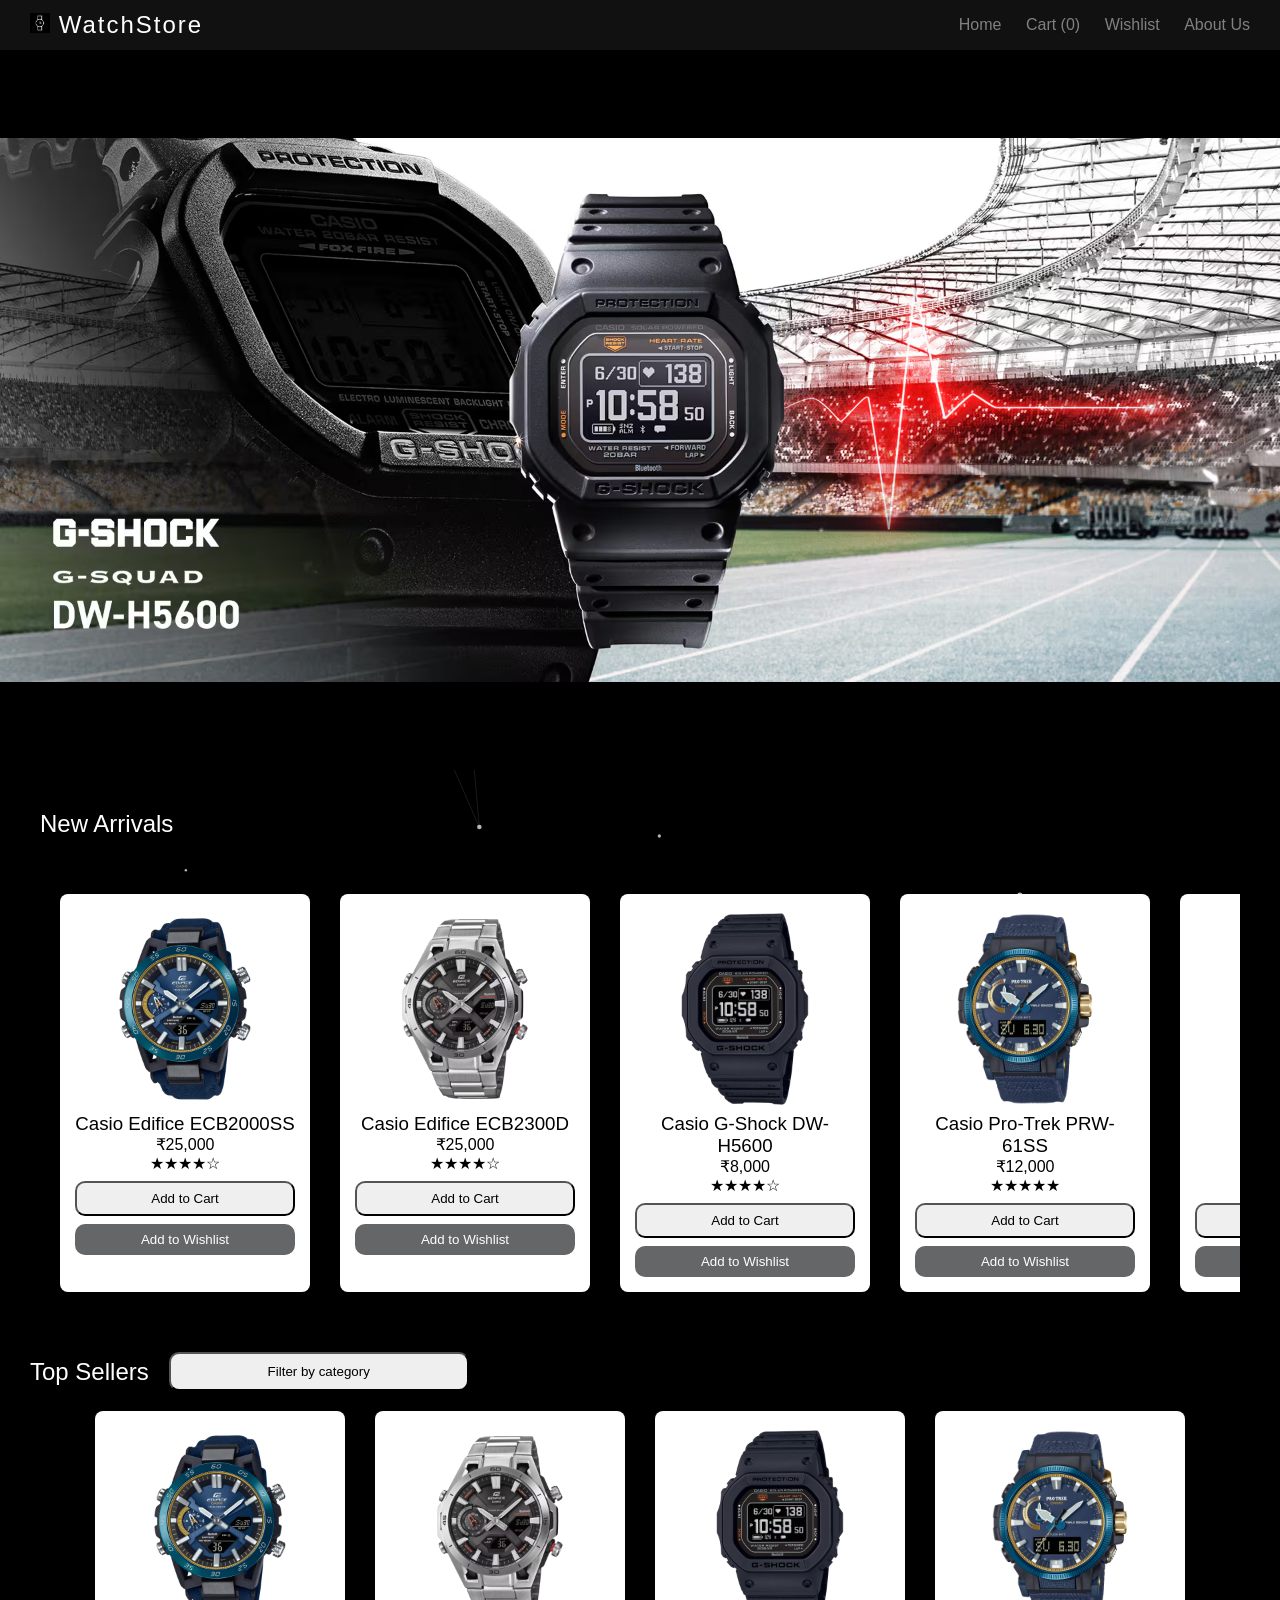
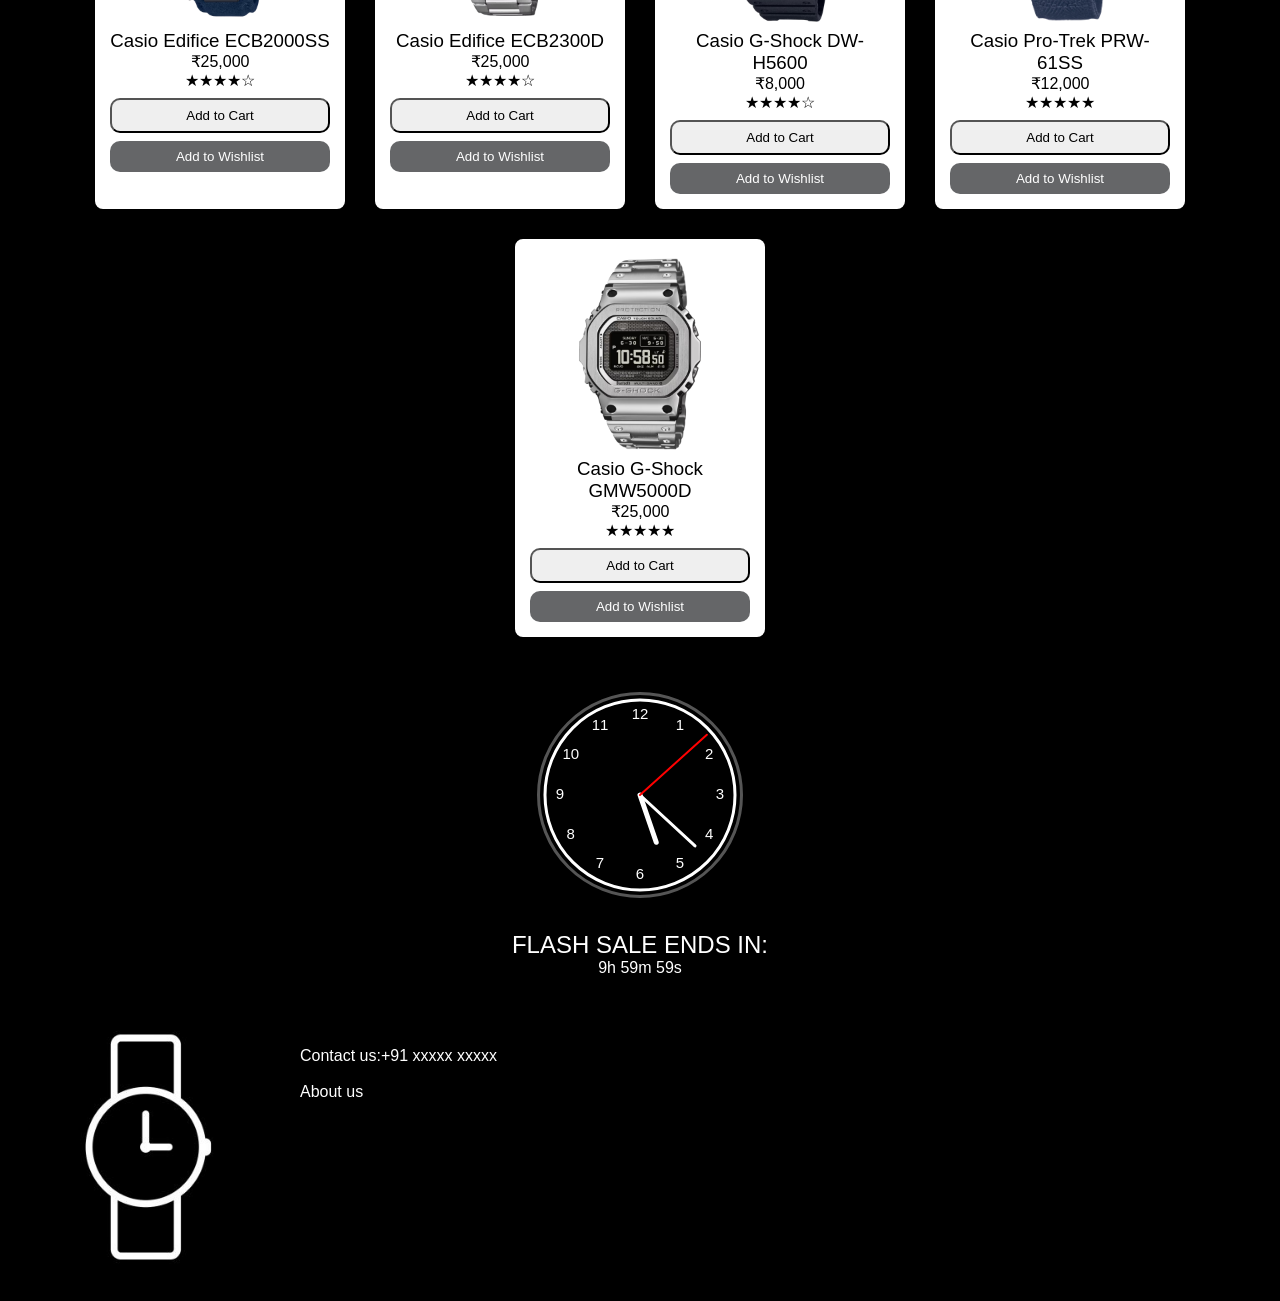
<file: index.html>
<!DOCTYPE html>
<html lang="en">
<head>
  <link rel="icon" type="image/jpeg" href="assets/logo.jpg">
  <link href="https://fonts.cdnfonts.com/css/eurostile" rel="stylesheet">          
  <link href="https://fonts.cdnfonts.com/css/eurostile-extended" rel="stylesheet">
  <title>Watch Store</title>
  <link rel="stylesheet" href="style.css" />
  </head>
<body>
  <canvas id="bgCanvas"></canvas>
  <header class="navbar">
    <h2><img src="assets/logo.jpg" id="logo"> WatchStore</h2>
    <nav>
      <a href="index.html">Home</a>
      <a href="cart.html">Cart (<span id="cartCount">0</span>)</a>
      <a href="wishlist.html">Wishlist</a>
      <a href="aboutus.html">About Us</a>
    </nav>
  </header>
  <main>
    <section class="hero">
    <img alt="hero banner" src="assets/gshock.avif" class="slide active">
    <img alt="hero banner" src="assets/casio.avif" class="slide">
    <img alt="hero banner" src="assets/casioed.avif" class="slide">
  </section>

  <section class="products">
    <h2 style="color:white;">New Arrivals</h2>
    <br>
    <br>
    <div class="product-container">
        <div class="product-card">
          <a href="p1.html">
<img src="assets/casioecb2000ss.avif"/>  
          </a>
          
          <h3>Casio Edifice ECB2000SS</h3>
          <p>₹25,000</p>
          <p class="rating">★★★★☆</p>
          <button onclick="addToCart('Casio Edifice ECB2000SS','₹25,000','assets/casioecb2000ss.avif')">Add to Cart</button><br>
          <button class="wishlist" onclick="addToWishlist('Casio Edifice ECB2000SS','₹25,000','assets/casioecb2000ss.avif')">Add to Wishlist</button>
        </div>
        <div class="product-card">
          <a href="p2.html">

          <img src="assets/casioecb2300d.avif" />
          </a>
          <h3>Casio Edifice ECB2300D</h3>
          <p>₹25,000</p>
          <p class="rating">★★★★☆</p>
          <button onclick="addToCart('Casio Edifice ECB2300D','₹25,000','assets/casioecb2300d.avif')">Add to Cart</button><br>
          <button class="wishlist" onclick="addToWishlist('Casio Edifice ECB2300D','₹25,000','assets/casioecb2300d.avif')">Add to Wishlist</button>
        </div>
        <div class="product-card">
          <a href="p3.html">
          <img src="assets/casiodwh5600.avif"/>
          </a>
          <h3>Casio G-Shock DW-H5600</h3>
          <p>₹8,000</p>
          <p class="rating">★★★★☆</p>
          <button onclick="addToCart('Casio G-Shock DW-H5600','₹8,000','assets/casiodwh5600.avif')">Add to Cart</button><br>
          <button class="wishlist" onclick="addToWishlist('Casio G-Shock DW-H5600','₹8,000','assets/casiodwh5600.avif')">Add to Wishlist</button>
        </div>
        <div class="product-card">
          <a href="p4.html">
          <img src="assets/casioprw61ss.avif" />

          </a>
          <h3>Casio Pro-Trek PRW-61SS</h3>
          <p>₹12,000</p>
          <p class="rating">★★★★★</p>
          <button onclick="addToCart('Casio Pro-Trek PRW-61SS','₹12,000','assets/casioprw61ss.avif')">Add to Cart</button><br>
          <button class="wishlist" onclick="addToWishlist('Casio Pro-Trek PRW-61SS','₹12,000','assets/casioprw61ss.avif')">Add to Wishlist</button>
        </div>
        <div class="product-card">
          <a href="p5.html">

          <img src="assets/casiogmw5000d.avif" />
          </a>
          <h3>Casio G-Shock GMW5000D</h3>
          <p>₹25,000</p>
          <p class="rating">★★★★★</p>
          <button onclick="addToCart('Casio G-Shock GMW5000D','₹25,000','assets/casiogmw5000d.avif')">Add to Cart</button><br>
          <button class="wishlist" onclick="addToWishlist('Casio G-Shock GMW5000D','₹25,000','assets/casiogmw5000d.avif')">Add to Wishlist</button>
        </div>
    </div>
  </section>
  <div class="head" style="display:flex; align-items:center; gap:20px;">
  <h2 style="color:white;">Top Sellers</h2>

  <div style="position:relative;">
    <button class="inputbutton" onclick="toggleFilter()" style="width:300px">Filter by category</button>

    <div id="filterDropdown" style="display:none; position:absolute; top:40px; background:#111; border:1px solid #444; border-radius:8px; padding:10px;">
      <p onclick="applyFilter('all')" style="cursor:pointer;width:300px;text-align: center;">All</p>
      <p onclick="applyFilter('gshock')" style="cursor:pointer;width:300px;text-align: center;">G-Shock</p>
      <p onclick="applyFilter('protrek')" style="cursor:pointer;width:300px;text-align: center;">Pro-Trek</p>
      <p onclick="applyFilter('edifice')" style="cursor:pointer;width:300px;text-align: center;">Edifice</p>
    </div>
  </div>
</div>
  
  <div class="products-container">
      <div class="products-card" data-category="edifice">
        <a href="p1.html">

        <img src="assets/casioecb2000ss.avif" />
        </a>
        <h3>Casio Edifice ECB2000SS</h3>
        <p>₹25,000</p>
        <p class="rating">★★★★☆</p>
        <button onclick="addToCart('Casio Edifice ECB2000SS','₹25,000','assets/casioecb2000ss.avif')">Add to Cart</button><br>
        <button class="wishlist" onclick="addToWishlist('Casio Edifice ECB2000SS','₹25,000','assets/casioecb2000ss.avif')">Add to Wishlist</button>
      </div>
      <div class="products-card" data-category="edifice">
        <a href="p2.html">
        <img src="assets/casioecb2300d.avif" />

        </a>
        <h3>Casio Edifice ECB2300D</h3>
        <p>₹25,000</p>
        <p class="rating">★★★★☆</p>
        <button onclick="addToCart('Casio Edifice ECB2300D','₹25,000','assets/casioecb2300d.avif')">Add to Cart</button><br>
        <button class="wishlist" onclick="addToWishlist('Casio Edifice ECB2300D','₹25,000','assets/casioecb2300d.avif')">Add to Wishlist</button>
      </div>
      
<div class="products-card" data-category="gshock">
  <a href="p3.html"> 

        <img src="assets/casiodwh5600.avif"/>
  </a>
        <h3>Casio G-Shock DW-H5600</h3>
        <p>₹8,000</p>
        <p class="rating">★★★★☆</p>
        <button onclick="addToCart('Casio G-Shock DW-H5600','₹8,000','assets/casiodwh5600.avif')">Add to Cart</button><br>
        <button class="wishlist" onclick="addToWishlist('Casio G-Shock DW-H5600','₹8,000','assets/casiodwh5600.avif')">Add to Wishlist</button>
      </div>
      
<div class="products-card" data-category="protrek">
  <a href="p4.html">

        <img src="assets/casioprw61ss.avif" />
  </a>
        <h3>Casio Pro-Trek PRW-61SS</h3>
        <p>₹12,000</p>
        <p class="rating">★★★★★</p>
        <button onclick="addToCart('Casio Pro-Trek PRW-61SS','₹12,000','assets/casioprw61ss.avif')">Add to Cart</button><br>
        <button class="wishlist" onclick="addToWishlist('Casio Pro-Trek PRW-61SS','₹12,000','assets/casioprw61ss.avif')">Add to Wishlist</button>
      </div>
<div class="products-card" data-category="gshock">
  <a href="p5.html">

        <img src="assets/casiogmw5000d.avif" />
  </a>
        <h3>Casio G-Shock GMW5000D</h3>
        <p>₹25,000</p>
        <p class="rating">★★★★★</p>
        <button onclick="addToCart('Casio G-Shock GMW5000D','₹25,000','assets/casiogmw5000d.avif')">Add to Cart</button><br>
        <button class="wishlist" onclick="addToWishlist('Casio G-Shock GMW5000D','₹25,000','assets/casiogmw5000d.avif')">Add to Wishlist</button>
      </div>
      
  </div>
  </main>
  <div id="sale-clock" style="color: white; background: black; padding: 20px; text-align: center;">
    
    <canvas id="analogClock" width="200" height="200"></canvas>
    
    <br>
    <h2>FLASH SALE ENDS IN:</h2>
    <p id="timer">10h 0m 0s</p>
</div>
  
  <footer>
    <div class="footerlogo">
      <img src="assets/logo.jpg">
    </div>
    <div class="footer">
      <p>
        Contact us:+91 xxxxx xxxxx
      </p><br>
      <p>
        <a href="aboutus.html" id="aboutus">About us</a>
      </p>
    </div>
  </footer>
  <script src="script.js"></script>
</body>
</html>
</file>
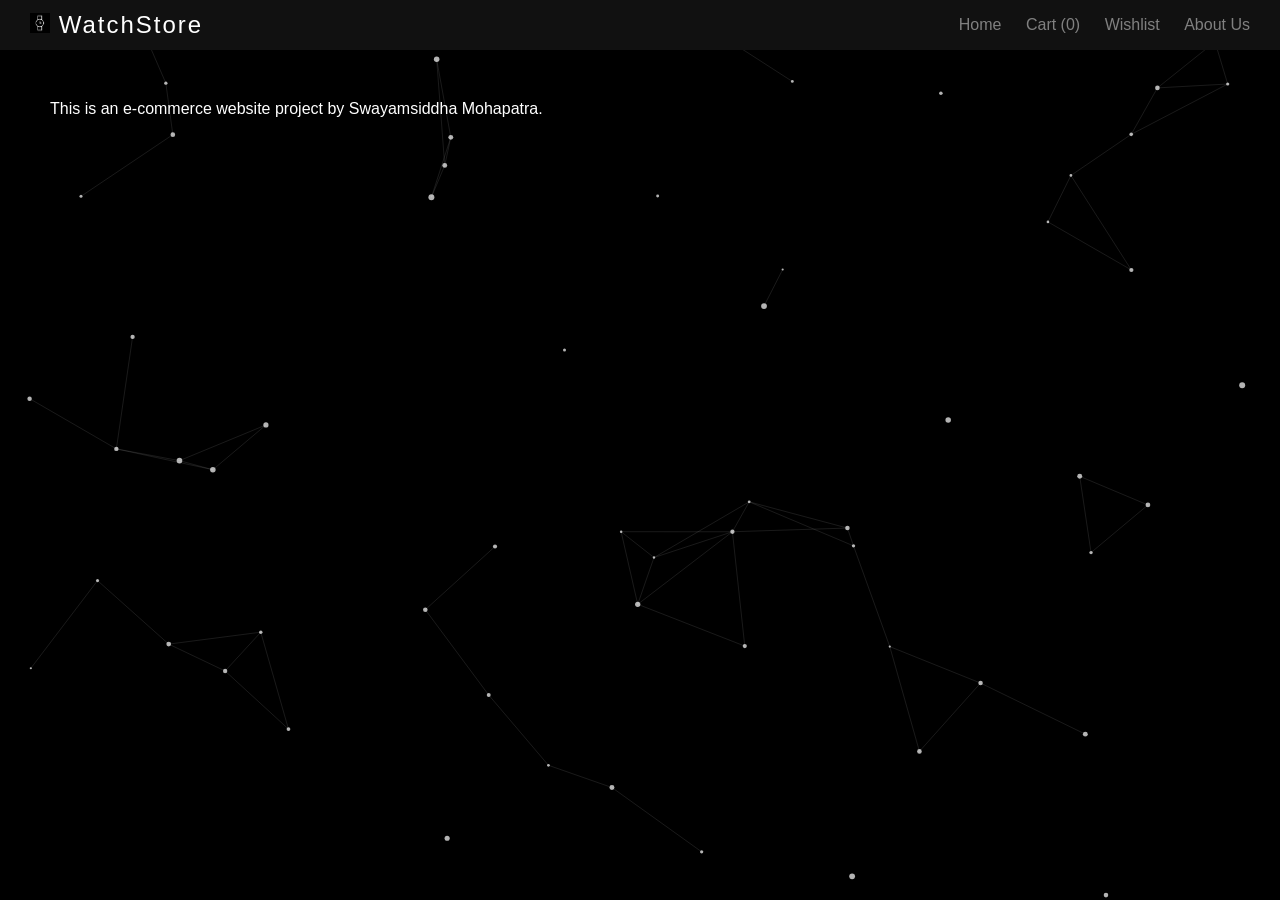
<file: aboutus.html>
<!DOCTYPE html>
<html lang="en">
<head>
    <link rel="icon" type="image/jpeg" href="assets/logo.jpg">
    <link href="https://fonts.cdnfonts.com/css/eurostile" rel="stylesheet">          
  <link href="https://fonts.cdnfonts.com/css/eurostile-extended" rel="stylesheet">
  <title>Watch Store</title>
  <link rel="stylesheet" href="style.css" />
</head>
<body>
  <canvas id="bgCanvas"></canvas>
    <header class="navbar">
    <h2><img src="assets/logo.jpg" id="logo"> WatchStore</h2>
    <nav>
      <a href="index.html">Home</a>
      <a href="cart.html">Cart (<span id="cartCount">0</span>)</a>
      <a href="wishlist.html">Wishlist</a>
      <a href="aboutus.html">About Us</a>
    </nav>
    
  </header>
    <p id="aboutusdesc">
        This is an e-commerce website project by Swayamsiddha Mohapatra.
    </p>
    <script src="script.js"></script>
</body>
</html>
</file>
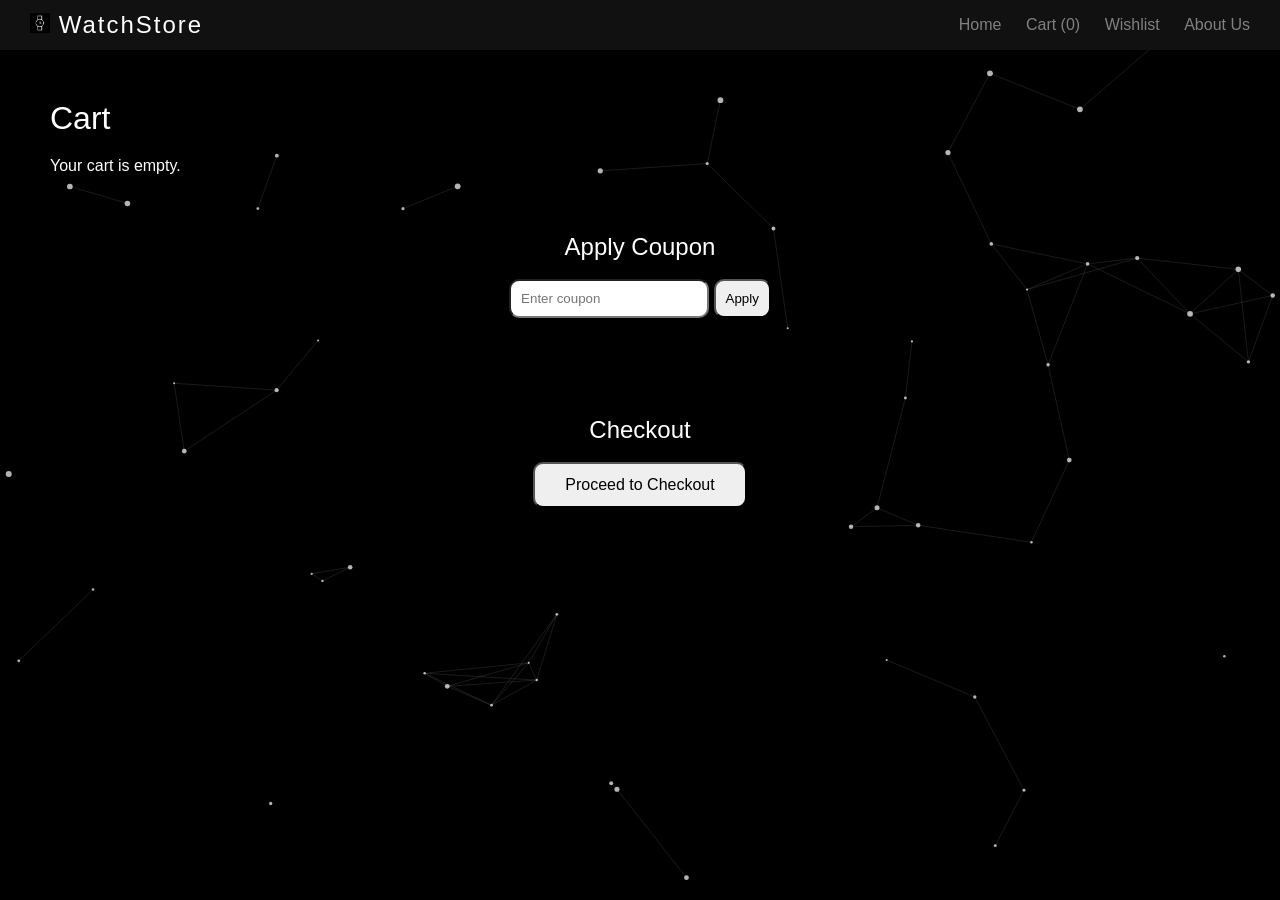
<file: cart.html>
<!DOCTYPE html>
<html lang="en">
<head>
  
    <link rel="icon" type="image/jpeg" href="assets/logo.jpg">
    <link href="https://fonts.cdnfonts.com/css/eurostile" rel="stylesheet">          
  <link href="https://fonts.cdnfonts.com/css/eurostile-extended" rel="stylesheet">
  <title>Watch Store</title>
  <link rel="stylesheet" href="style.css" />
</head>
<body>
  <canvas id="bgCanvas"></canvas>
    <main>
<header class="navbar">
    <h2><img src="assets/logo.jpg" id="logo"> WatchStore</h2>
    <nav>
      <a href="index.html">Home</a>
      <a href="cart.html">Cart (<span id="cartCount">0</span>)</a>
      <a href="wishlist.html">Wishlist</a>
      <a href="aboutus.html">About Us</a>
    </nav>
  </header>
  <div id="cartdesc">
    <h1>
      Cart
    </h1>
    <div id="cartItemsList" style="margin-top: 20px;">
    </div>
  </div><br>
  <section class="coupon">
    <h2>Apply Coupon</h2><br>
    <input type="text" id="couponInput" placeholder="Enter coupon" />
    <button onclick="applyCoupon()" class="inputbutton">Apply</button><br><br>
    <p id="couponMsg"></p>
  </section>

  <section class="checkout">
    <h2>Checkout</h2><br>
    <a href="checkout.html">
    <button class="inputbutton">Proceed to Checkout</button>
</a>
  </section>
    </main>
    <script src="script.js"></script>
</body>
</html>
</file>
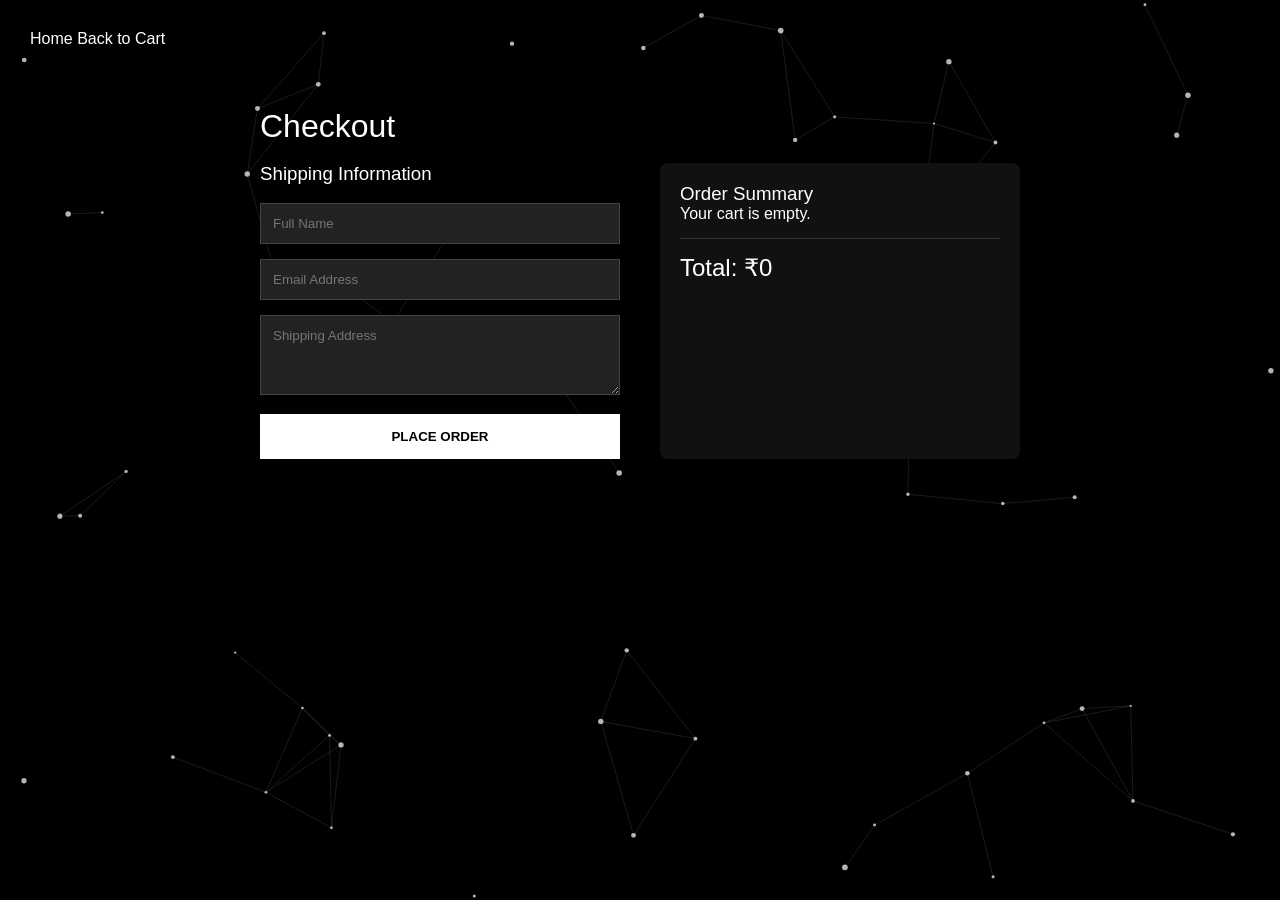
<file: checkout.html>
<!DOCTYPE html>
<html lang="en">
<head>
    <meta charset="UTF-8">
    <meta name="viewport" content="width=device-width, initial-scale=1.0">
    <link rel="stylesheet" href="style.css">
    <title>Checkout | Watch Store</title>
</head>
<body style="background-color: black; color: white; font-family: 'Segoe UI', sans-serif;margin:30px;">
    <canvas id="bgCanvas"></canvas>
    <div id="nav">
        <a href="index.html" id="checkhome">Home</a>
        <a href="cart.html" id="checkcart">Back to Cart</a>
    </div>

    <div style="max-width: 800px; margin: 40px auto; padding: 20px;">
        <h1>Checkout</h1>
        <br>
        <div style="display: grid; grid-template-columns: 1fr 1fr; gap: 40px;">
            <form id="checkoutForm">
                <h3>Shipping Information</h3><br>
                <input type="text" id="custName" placeholder="Full Name" required style="width: 100%; margin-bottom: 15px; padding: 12px; background: #222; border: 1px solid #444; color: white;">
                <input type="email" id="custEmail" placeholder="Email Address" required style="width: 100%; margin-bottom: 15px; padding: 12px; background: #222; border: 1px solid #444; color: white;">
                <textarea id="custAddr" placeholder="Shipping Address" required style="width: 100%; margin-bottom: 15px; padding: 12px; background: #222; border: 1px solid #444; color: white; height: 80px;"></textarea>
                
                <button type="submit" style="width: 100%; padding: 15px; background: #fff; color: #000; border: none; font-weight: bold; cursor: pointer;">
                    PLACE ORDER
                </button>
            </form>

            <div style="background: #111; padding: 20px; border-radius: 8px;">
                <h3>Order Summary</h3>
                <div id="orderSummaryItems">
                    </div>
                <hr style="border: 0; border-top: 1px solid #333; margin: 15px 0;">
                <h2 id="orderTotal">Total: ₹0</h2>
            </div>
        </div>
    </div>

    <script src="script.js"></script>
</body>
</html>
</file>
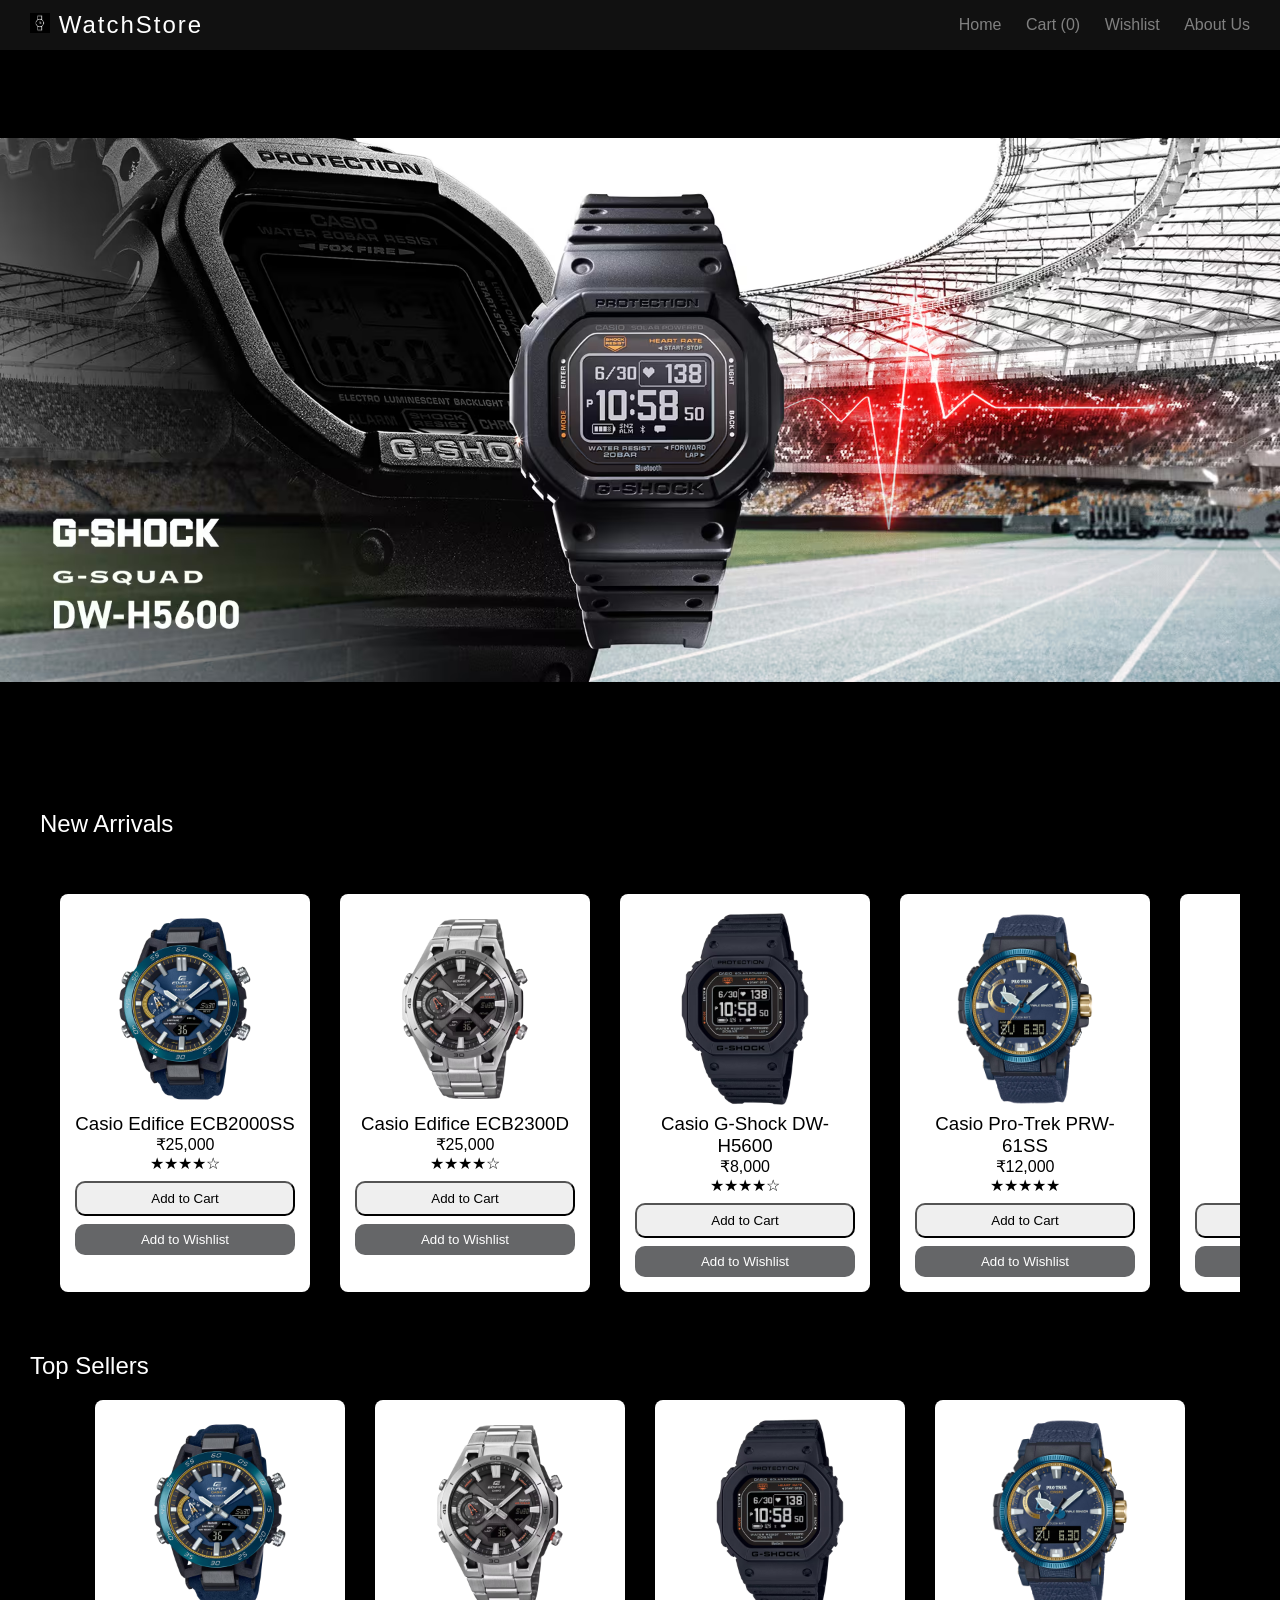
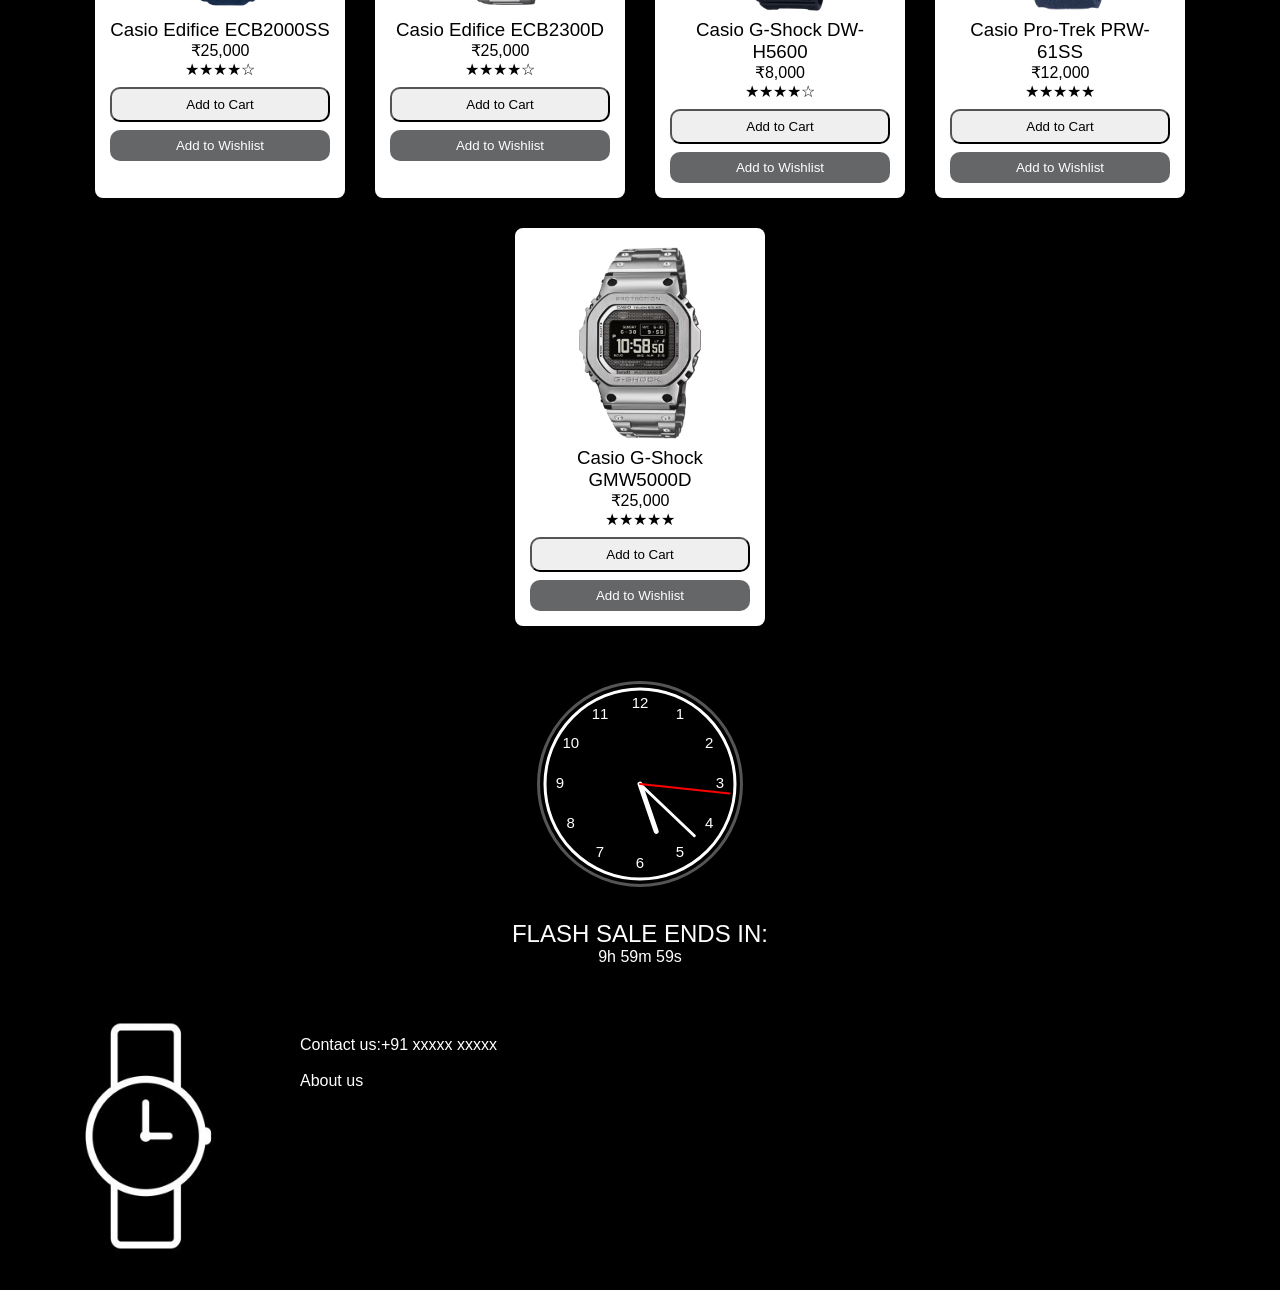
<file: home.html>
<!DOCTYPE html>
<html lang="en">
<head>
  <link rel="icon" type="image/jpeg" href="/assets/logo.jpg">
  <link href="https://fonts.cdnfonts.com/css/eurostile" rel="stylesheet">          
  <link href="https://fonts.cdnfonts.com/css/eurostile-extended" rel="stylesheet">
  <title>Watch Store</title>
  <link rel="stylesheet" href="style.css" />
  </head>
<body>
  <header class="navbar">
    <h2><img src="/assets/logo.jpg" id="logo"> WatchStore</h2>
    <nav>
      <a href="home.html">Home</a>
      <a href="cart.html">Cart (<span id="cartCount">0</span>)</a>
      <a href="wishlist.html">Wishlist</a>
      <a href="aboutus.html">About Us</a>
    </nav>
  </header>
  <main>
    <section class="hero">
    <img alt="hero banner" src="/assets/gshock.avif" class="slide active">
    <img alt="hero banner" src="/assets/casio.avif" class="slide">
    <img alt="hero banner" src="/assets/casioed.avif" class="slide">
  </section>

  <section class="products">
    <h2 style="color:white;">New Arrivals</h2>
    <br>
    <br>
    <div class="product-container">
        <div class="product-card">
          <a href="p1.html">
<img src="/assets/casioecb2000ss.avif"/>  
          </a>
          
          <h3>Casio Edifice ECB2000SS</h3>
          <p>₹25,000</p>
          <p class="rating">★★★★☆</p>
          <button onclick="addToCart('Casio Edifice ECB2000SS','₹25,000','/assets/casioecb2000ss.avif')">Add to Cart</button><br>
          <button class="wishlist" onclick="addToWishlist('Casio Edifice ECB2000SS','₹25,000','/assets/casioecb2000ss.avif')">Add to Wishlist</button>
        </div>
        <div class="product-card">
          <a href="p2.html">

          <img src="/assets/casioecb2300d.avif" />
          </a>
          <h3>Casio Edifice ECB2300D</h3>
          <p>₹25,000</p>
          <p class="rating">★★★★☆</p>
          <button onclick="addToCart('Casio Edifice ECB2300D','₹25,000','/assets/casioecb2300d.avif')">Add to Cart</button><br>
          <button class="wishlist" onclick="addToWishlist('Casio Edifice ECB2300D','₹25,000','/assets/casioecb2300d.avif')">Add to Wishlist</button>
        </div>
        <div class="product-card">
          <a href="p3.html">
          <img src="/assets/casiodwh5600.avif"/>
          </a>
          <h3>Casio G-Shock DW-H5600</h3>
          <p>₹8,000</p>
          <p class="rating">★★★★☆</p>
          <button onclick="addToCart('Casio G-Shock DW-H5600','₹8,000','/assets/casiodwh5600.avif')">Add to Cart</button><br>
          <button class="wishlist" onclick="addToWishlist('Casio G-Shock DW-H5600','₹8,000','/assets/casiodwh5600.avif')">Add to Wishlist</button>
        </div>
        <div class="product-card">
          <a href="p4.html">
          <img src="/assets/casioprw61ss.avif" />

          </a>
          <h3>Casio Pro-Trek PRW-61SS</h3>
          <p>₹12,000</p>
          <p class="rating">★★★★★</p>
          <button onclick="addToCart('Casio Pro-Trek PRW-61SS','₹12,000','/assets/casioprw61ss.avif')">Add to Cart</button><br>
          <button class="wishlist" onclick="addToWishlist('Casio Pro-Trek PRW-61SS','₹12,000','/assets/casioprw61ss.avif')">Add to Wishlist</button>
        </div>
        <div class="product-card">
          <a href="p5.html">

          <img src="/assets/casiogmw5000d.avif" />
          </a>
          <h3>Casio G-Shock GMW5000D</h3>
          <p>₹25,000</p>
          <p class="rating">★★★★★</p>
          <button onclick="addToCart('Casio G-Shock GMW5000D','₹25,000','/assets/casiogmw5000d.avif')">Add to Cart</button><br>
          <button class="wishlist" onclick="addToWishlist('Casio G-Shock GMW5000D','₹25,000','/assets/casiogmw5000d.avif')">Add to Wishlist</button>
        </div>
    </div>
  </section>
  <div class="head"><h2 style="color:white;">Top Sellers</h2></div>
  
  <div class="products-container">
      <div class="products-card">
        <a href="p1.html">

        <img src="/assets/casioecb2000ss.avif" />
        </a>
        <h3>Casio Edifice ECB2000SS</h3>
        <p>₹25,000</p>
        <p class="rating">★★★★☆</p>
        <button onclick="addToCart('Casio Edifice ECB2000SS','₹25,000','/assets/casioecb2000ss.avif')">Add to Cart</button><br>
        <button class="wishlist" onclick="addToWishlist('Casio Edifice ECB2000SS','₹25,000','/assets/casioecb2000ss.avif')">Add to Wishlist</button>
      </div>
      <div class="products-card">
        <a href="p2.html">
        <img src="/assets/casioecb2300d.avif" />

        </a>
        <h3>Casio Edifice ECB2300D</h3>
        <p>₹25,000</p>
        <p class="rating">★★★★☆</p>
        <button onclick="addToCart('Casio Edifice ECB2300D','₹25,000','/assets/casioecb2300d.avif')">Add to Cart</button><br>
        <button class="wishlist" onclick="addToWishlist('Casio Edifice ECB2300D','₹25,000','/assets/casioecb2300d.avif')">Add to Wishlist</button>
      </div>
      
<div class="products-card">
  <a href="p3.html"> 

        <img src="/assets/casiodwh5600.avif"/>
  </a>
        <h3>Casio G-Shock DW-H5600</h3>
        <p>₹8,000</p>
        <p class="rating">★★★★☆</p>
        <button onclick="addToCart('Casio G-Shock DW-H5600','₹8,000','/assets/casiodwh5600.avif')">Add to Cart</button><br>
        <button class="wishlist" onclick="addToWishlist('Casio G-Shock DW-H5600','₹8,000','/assets/casiodwh5600.avif')">Add to Wishlist</button>
      </div>
      
<div class="products-card">
  <a href="p4.html">

        <img src="/assets/casioprw61ss.avif" />
  </a>
        <h3>Casio Pro-Trek PRW-61SS</h3>
        <p>₹12,000</p>
        <p class="rating">★★★★★</p>
        <button onclick="addToCart('Casio Pro-Trek PRW-61SS','₹12,000','/assets/casioprw61ss.avif')">Add to Cart</button><br>
        <button class="wishlist" onclick="addToWishlist('Casio Pro-Trek PRW-61SS','₹12,000','/assets/casioprw61ss.avif')">Add to Wishlist</button>
      </div>
<div class="products-card">
  <a href="p5.html">

        <img src="/assets/casiogmw5000d.avif" />
  </a>
        <h3>Casio G-Shock GMW5000D</h3>
        <p>₹25,000</p>
        <p class="rating">★★★★★</p>
        <button onclick="addToCart('Casio G-Shock GMW5000D','₹25,000','/assets/casiogmw5000d.avif')">Add to Cart</button><br>
        <button class="wishlist" onclick="addToWishlist('Casio G-Shock GMW5000D','₹25,000','/assets/casiogmw5000d.avif')">Add to Wishlist</button>
      </div>
      
  </div>
  </main>
  <div id="sale-clock" style="color: white; background: black; padding: 20px; text-align: center;">
    
    <!-- ANALOG CLOCK -->
    <canvas id="analogClock" width="200" height="200"></canvas>
    
    <br>
    <h2>FLASH SALE ENDS IN:</h2>
    <p id="timer">10h 0m 0s</p>
</div>
  
  <footer>
    <div class="footerlogo">
      <img src="./assets/logo.jpg">
    </div>
    <div class="footer">
      <p>
        Contact us:+91 xxxxx xxxxx
      </p><br>
      <p>
        <a href="aboutus.html" id="aboutus">About us</a>
      </p>
    </div>
  </footer>
  <script src="script.js"></script>
</body>
</html>
</file>
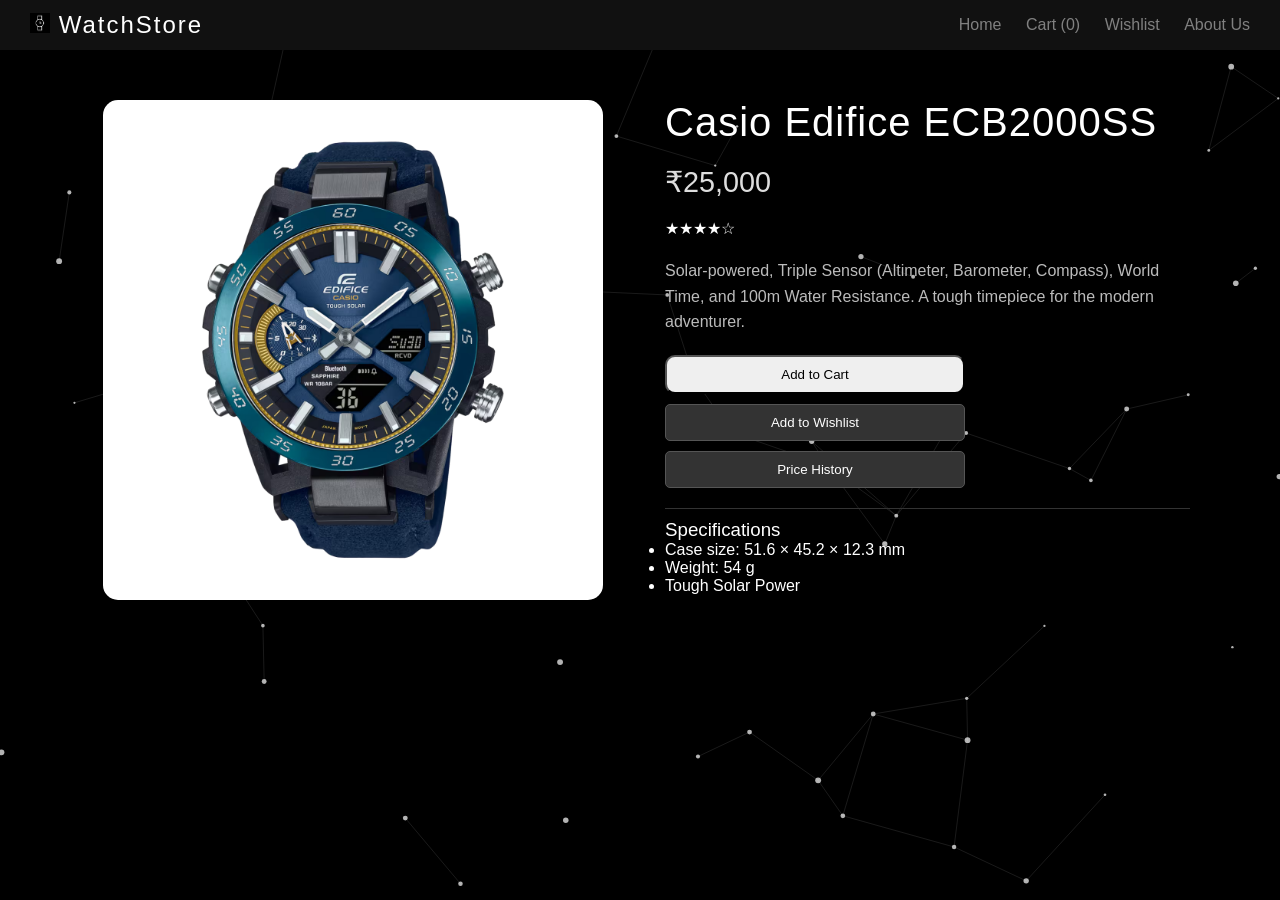
<file: p1.html>
<!DOCTYPE html>
<html lang="en">
<head>
  <link rel="icon" type="image/jpeg" href="assets/logo.jpg">
  <link href="https://fonts.cdnfonts.com/css/eurostile" rel="stylesheet">          
  <title>Product Details - WatchStore</title>
  <link rel="stylesheet" href="style.css" />
</head>
<body>
  <canvas id="bgCanvas"></canvas>
  <header class="navbar">
    <h2><img src="assets/logo.jpg" id="logo"> WatchStore</h2>
    <nav>
      <a href="index.html">Home</a>
      <a href="cart.html">Cart (<span id="cartCount">0</span>)</a>
      <a href="wishlist.html">Wishlist</a>
      <a href="aboutus.html">About Us</a>
    </nav>
  </header>

  <main class="product-details-container">
    <div class="details-left">
      <img src="assets/casioecb2000ss.avif" id="mainProductImg">
    </div>

    <div class="details-right">
      <h1>Casio Edifice ECB2000SS</h1>
      <p class="price">₹25,000</p>
      <p class="rating">★★★★☆</p>
      
      <p class="description">
        Solar-powered, Triple Sensor (Altimeter, Barometer, Compass), 
        World Time, and 100m Water Resistance. A tough timepiece for 
        the modern adventurer.
      </p>

      <div class="action-buttons">
        <button onclick="addToCart('Casio Edifice ECB2000SS','₹25,000','assets/casioecb2000ss.avif')" class="inputbutton">Add to Cart</button>
        <button onclick="addToWishlist('Casio Edifice ECB2000SS','₹25,000','assets/casioecb2000ss.avif')" class="wishlist-btn">Add to Wishlist</button>
        <button class="wishlist-btn" onclick="togglePriceGraph('p1')">Price History</button>
      </div>
      <canvas id="priceChart" width="500" height="200" style="display:none; margin-top:20px; background:#111; border-radius:10px;"></canvas>

      <div class="specs-section">
        <hr>
        <h3>Specifications</h3>
        <ul>
          <li>Case size: 51.6 × 45.2 × 12.3 mm</li>
          <li>Weight: 54 g</li>
          <li>Tough Solar Power</li>
        </ul>
      </div>
    </div>
  </main>

  <script src="script.js"></script>
</body>
</html>
</file>
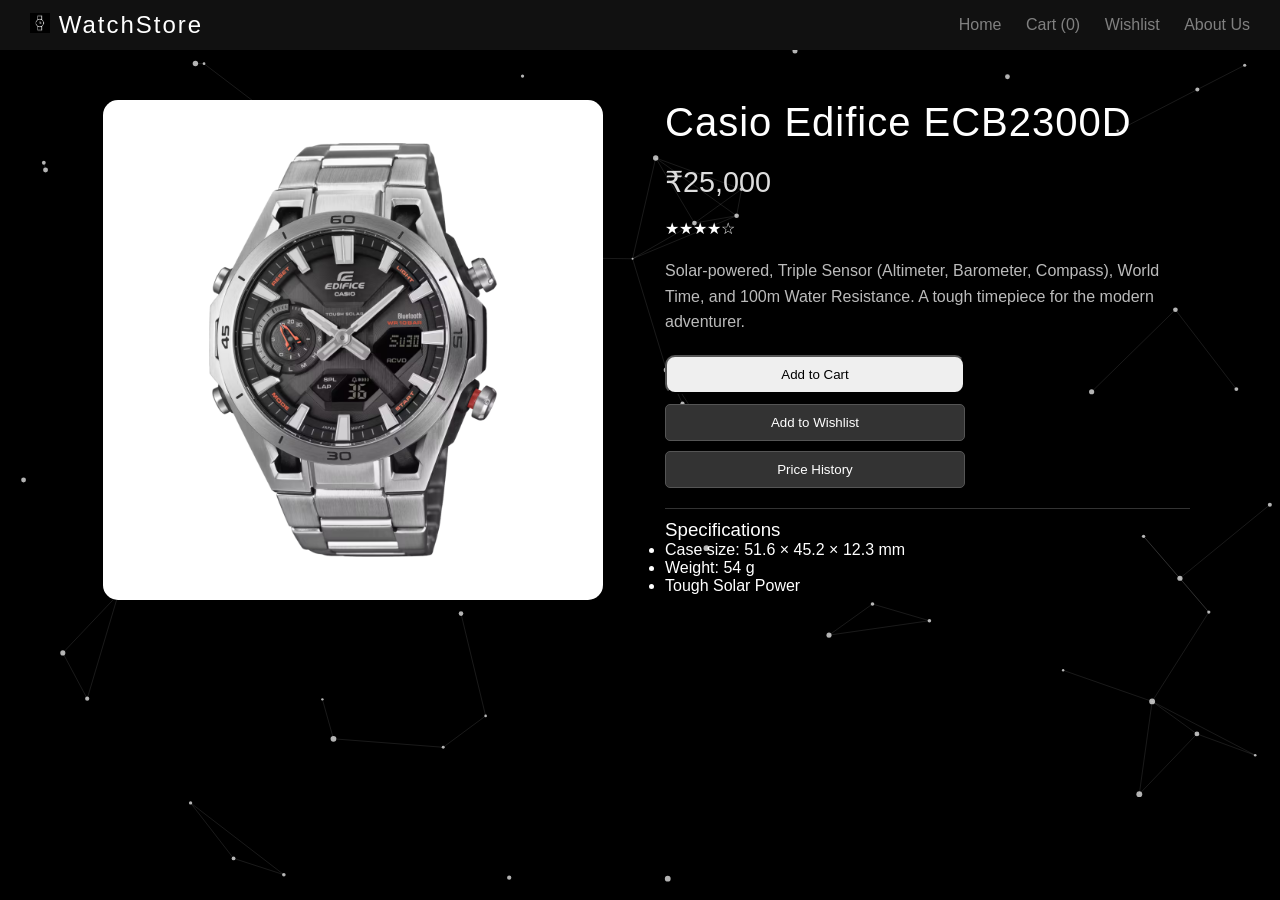
<file: p2.html>
<!DOCTYPE html>
<html lang="en">
<head>
  <link rel="icon" type="image/jpeg" href="assets/logo.jpg">
  <link href="https://fonts.cdnfonts.com/css/eurostile" rel="stylesheet">          
  <title>Product Details - WatchStore</title>
  <link rel="stylesheet" href="style.css" />
</head>
<body>
  <canvas id="bgCanvas"></canvas>
  <header class="navbar">
    <h2><img src="assets/logo.jpg" id="logo"> WatchStore</h2>
    <nav>
      <a href="index.html">Home</a>
      <a href="cart.html">Cart (<span id="cartCount">0</span>)</a>
      <a href="wishlist.html">Wishlist</a>
      <a href="aboutus.html">About Us</a>
    </nav>
  </header>

  <main class="product-details-container">
    <div class="details-left">
      <img src="assets/casioecb2300d.avif" alt="Casio Pro-Trek" id="mainProductImg">
    </div>

    <div class="details-right">
      <h1>Casio Edifice ECB2300D</h1>
      <p class="price">₹25,000</p>
      <p class="rating">★★★★☆</p>
      
      <p class="description">
        Solar-powered, Triple Sensor (Altimeter, Barometer, Compass), 
        World Time, and 100m Water Resistance. A tough timepiece for 
        the modern adventurer.
      </p>

      <div class="action-buttons">
        <button onclick="addToCart('Casio Edifice ECB2300D','₹25,000','assets/casioecb2300d.avif')" class="inputbutton">Add to Cart</button>
        <button onclick="addToWishlist('Casio Edifice ECB2300D','₹25,000','assets/casioecb2300d.avif')" class="wishlist-btn">Add to Wishlist</button>
      <button class="wishlist-btn" onclick="togglePriceGraph('p2')">Price History</button>
      </div>
      <canvas id="priceChart" width="500" height="200" style="display:none; margin-top:20px; background:#111; border-radius:10px;"></canvas>

      <div class="specs-section">
        <hr>
        <h3>Specifications</h3>
        <ul>
          <li>Case size: 51.6 × 45.2 × 12.3 mm</li>
          <li>Weight: 54 g</li>
          <li>Tough Solar Power</li>
        </ul>
      </div>
    </div>
  </main>

  <script src="script.js"></script>
</body>
</html>
</file>
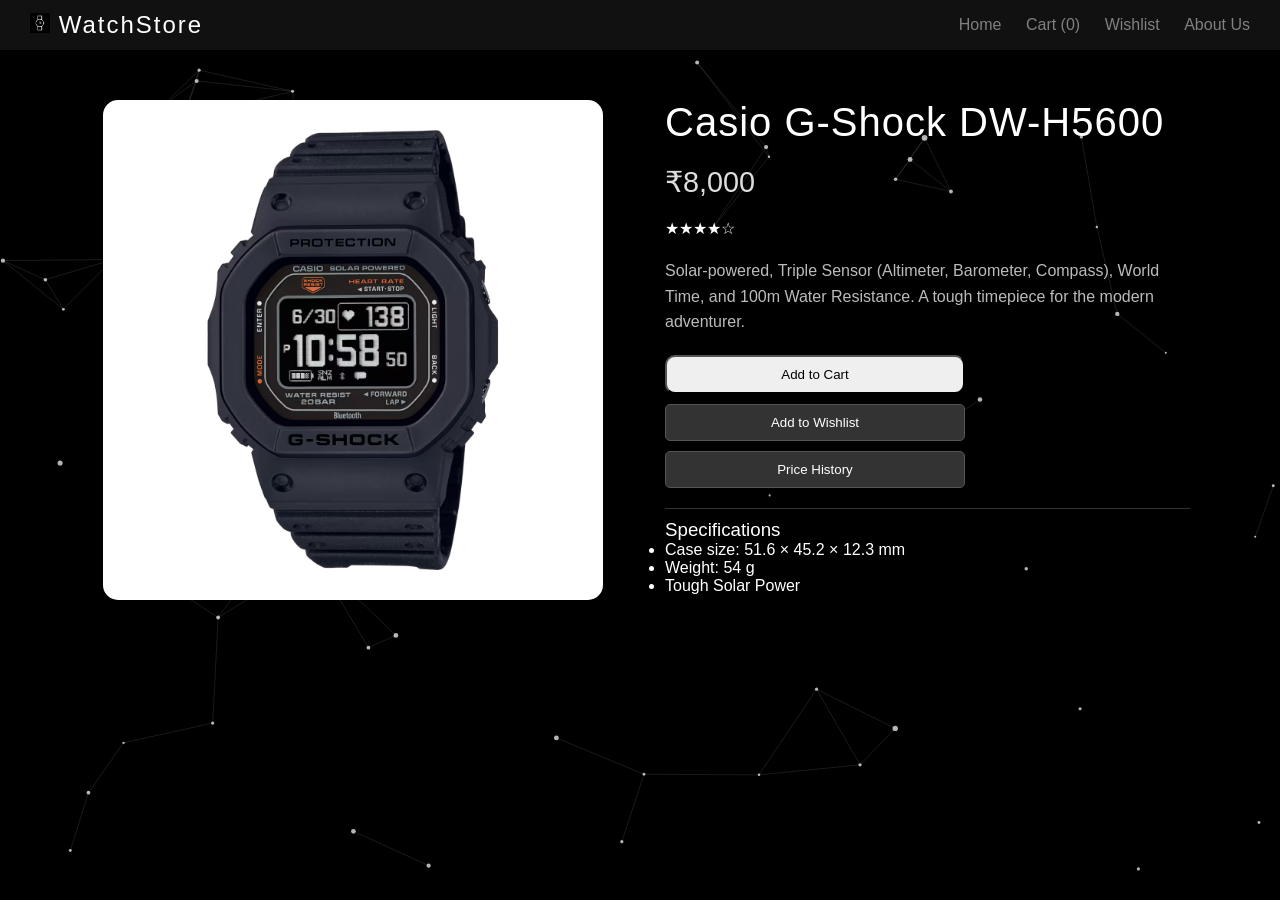
<file: p3.html>
<!DOCTYPE html>
<html lang="en">
<head>
  <link rel="icon" type="image/jpeg" href="assets/logo.jpg">
  <link href="https://fonts.cdnfonts.com/css/eurostile" rel="stylesheet">          
  <title>Product Details - WatchStore</title>
  <link rel="stylesheet" href="style.css" />
</head>
<body>
  <canvas id="bgCanvas"></canvas>
  <header class="navbar">
    <h2><img src="assets/logo.jpg" id="logo"> WatchStore</h2>
    <nav>
      <a href="index.html">Home</a>
      <a href="cart.html">Cart (<span id="cartCount">0</span>)</a>
      <a href="wishlist.html">Wishlist</a>
      <a href="aboutus.html">About Us</a>
    </nav>
  </header>

  <main class="product-details-container">
    <div class="details-left">
      <img src="assets/casiodwh5600.avif" alt="Casio Pro-Trek" id="mainProductImg">
    </div>

    <div class="details-right">
      <h1>Casio G-Shock DW-H5600</h1>
      <p class="price">₹8,000</p>
      <p class="rating">★★★★☆</p>
      
      <p class="description">
        Solar-powered, Triple Sensor (Altimeter, Barometer, Compass), 
        World Time, and 100m Water Resistance. A tough timepiece for 
        the modern adventurer.
      </p>

      <div class="action-buttons">
        <button onclick="addToCart('Casio G-Shock DW-H5600','₹8,000','assets/casiodwh5600.avif')" class="inputbutton">Add to Cart</button>
        <button onclick="addToWishlist('Casio G-Shock DW-H5600','₹8,000','assets/casiodwh5600.avif')" class="wishlist-btn">Add to Wishlist</button>
      <button class="wishlist-btn" onclick="togglePriceGraph('p3')">Price History</button>
      </div>
      <canvas id="priceChart" width="500" height="200" style="display:none; margin-top:20px; background:#111; border-radius:10px;"></canvas>

      <div class="specs-section">
        <hr>
        <h3>Specifications</h3>
        <ul>
          <li>Case size: 51.6 × 45.2 × 12.3 mm</li>
          <li>Weight: 54 g</li>
          <li>Tough Solar Power</li>
        </ul>
      </div>
    </div>
  </main>

  <script src="script.js"></script>
</body>
</html>
</file>
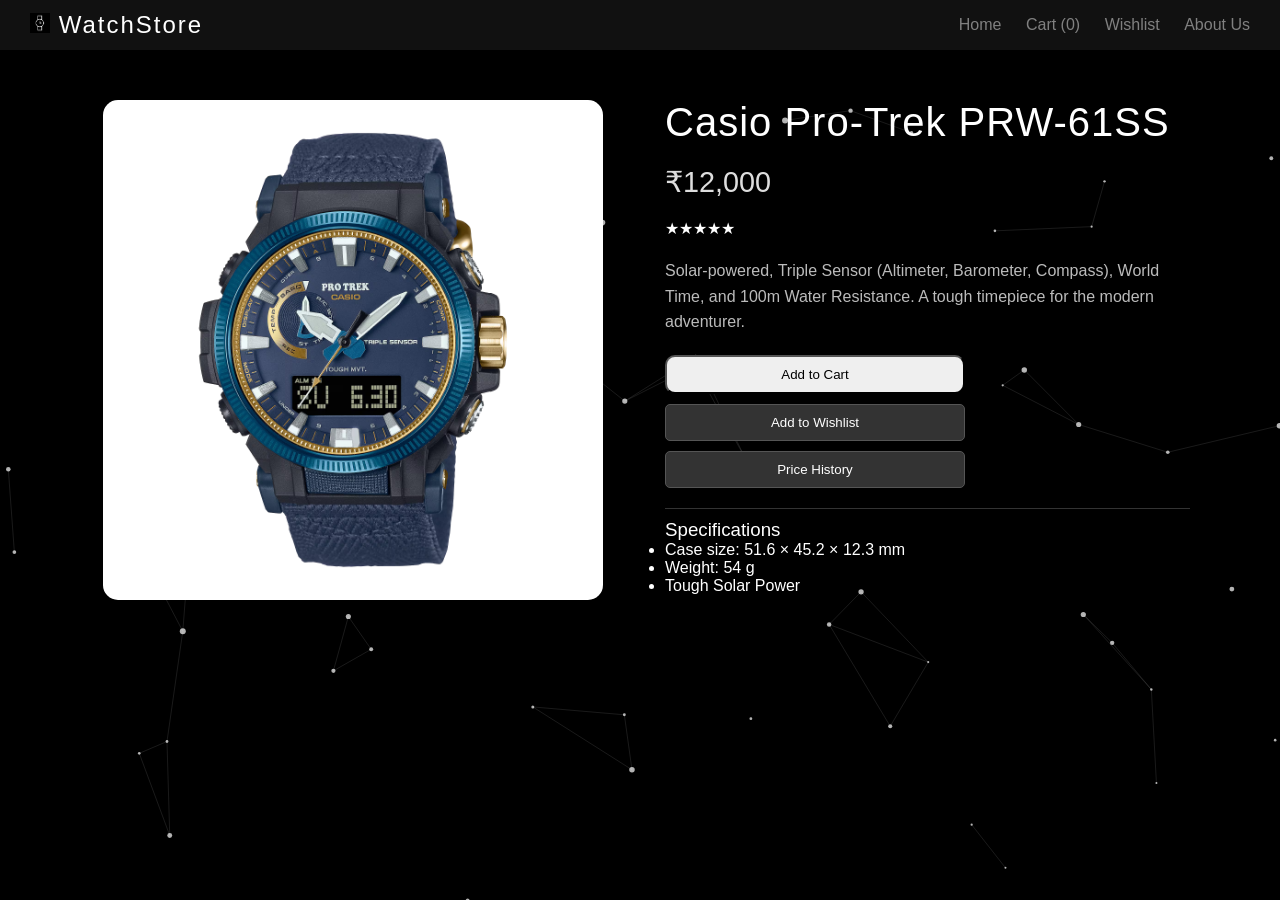
<file: p4.html>
<!DOCTYPE html>
<html lang="en">
<head>
  <link rel="icon" type="image/jpeg" href="assets/logo.jpg">
  <link href="https://fonts.cdnfonts.com/css/eurostile" rel="stylesheet">          
  <title>Product Details - WatchStore</title>
  <link rel="stylesheet" href="style.css" />
</head>
<body>
  <canvas id="bgCanvas"></canvas>
  <header class="navbar">
    <h2><img src="assets/logo.jpg" id="logo"> WatchStore</h2>
    <nav>
      <a href="index.html">Home</a>
      <a href="cart.html">Cart (<span id="cartCount">0</span>)</a>
      <a href="wishlist.html">Wishlist</a>
      <a href="aboutus.html">About Us</a>
    </nav>
  </header>

  <main class="product-details-container">
    <div class="details-left">
      <img src="assets/casioprw61ss.avif" alt="Casio Pro-Trek" id="mainProductImg">
    </div>

    <div class="details-right">
      <h1>Casio Pro-Trek PRW-61SS</h1>
      <p class="price">₹12,000</p>
      <p class="rating">★★★★★</p>
      
      <p class="description">
        Solar-powered, Triple Sensor (Altimeter, Barometer, Compass), 
        World Time, and 100m Water Resistance. A tough timepiece for 
        the modern adventurer.
      </p>

      <div class="action-buttons">
        <button onclick="addToCart('Casio Pro-Trek PRW-61SS','₹12,000','assets/casioprw61ss.avif')" class="inputbutton">Add to Cart</button>
        <button onclick="addToWishlist('Casio Pro-Trek PRW-61SS','₹12,000','assets/casioprw61ss.avif')" class="wishlist-btn">Add to Wishlist</button>
      <button class="wishlist-btn" onclick="togglePriceGraph('p4')">Price History</button>
      </div>
      <canvas id="priceChart" width="500" height="200" style="display:none; margin-top:20px; background:#111; border-radius:10px;"></canvas>

      <div class="specs-section">
        <hr>
        <h3>Specifications</h3>
        <ul>
          <li>Case size: 51.6 × 45.2 × 12.3 mm</li>
          <li>Weight: 54 g</li>
          <li>Tough Solar Power</li>
        </ul>
      </div>
    </div>
  </main>

  <script src="script.js"></script>
</body>
</html>
</file>
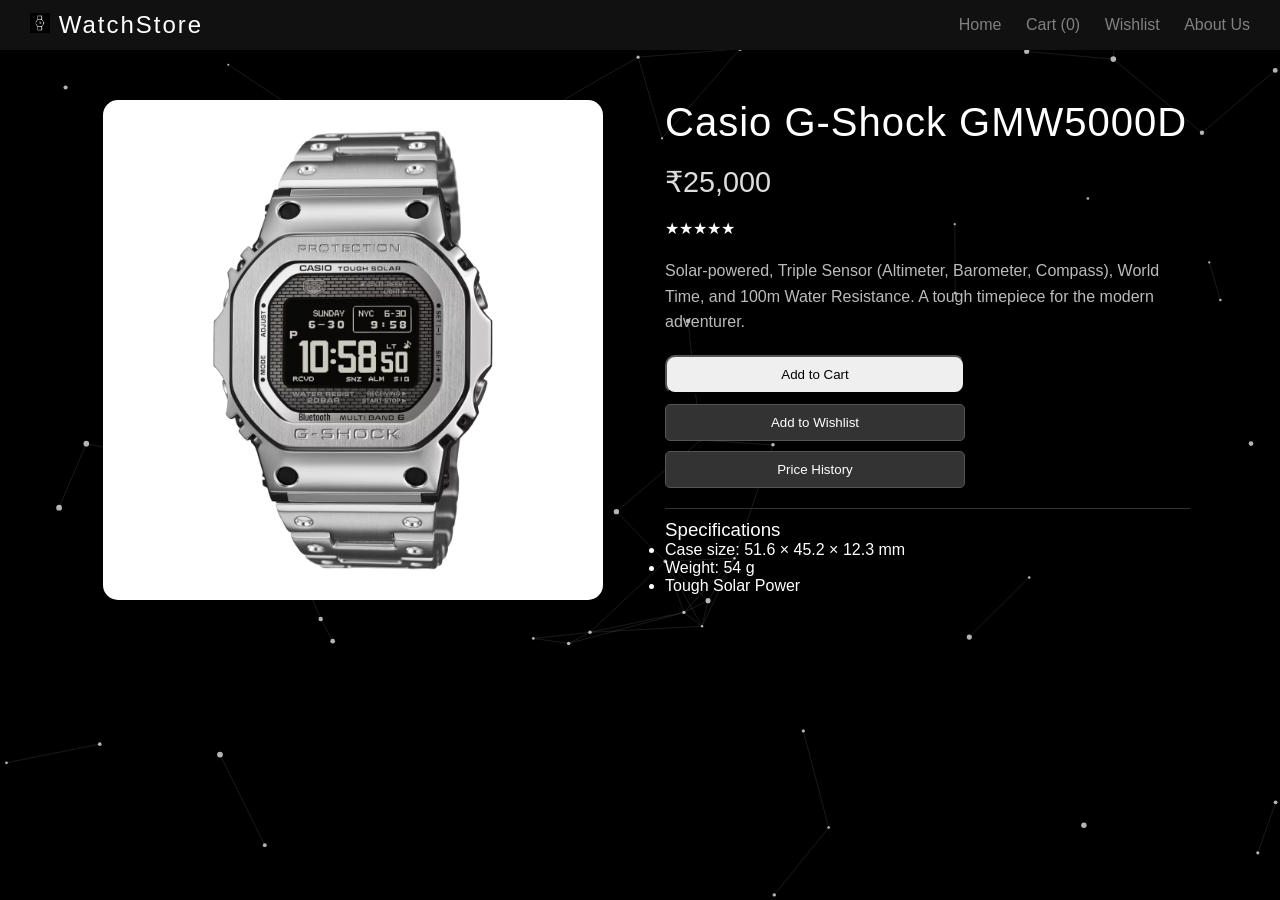
<file: p5.html>
<!DOCTYPE html>
<html lang="en">
<head>
  <link rel="icon" type="image/jpeg" href="assets/logo.jpg">
  <link href="https://fonts.cdnfonts.com/css/eurostile" rel="stylesheet">          
  <title>Product Details - WatchStore</title>
  <link rel="stylesheet" href="style.css" />
</head>
<body>
  <canvas id="bgCanvas"></canvas>
  <header class="navbar">
    <h2><img src="assets/logo.jpg" id="logo"> WatchStore</h2>
    <nav>
      <a href="index.html">Home</a>
      <a href="cart.html">Cart (<span id="cartCount">0</span>)</a>
      <a href="wishlist.html">Wishlist</a>
      <a href="aboutus.html">About Us</a>
    </nav>
  </header>

  <main class="product-details-container">
    <div class="details-left">
      <img src="assets/casiogmw5000d.avif" alt="Casio Pro-Trek" id="mainProductImg">
    </div>

    <div class="details-right">
      <h1>Casio G-Shock GMW5000D</h1>
      <p class="price">₹25,000</p>
      <p class="rating">★★★★★</p>
      
      <p class="description">
        Solar-powered, Triple Sensor (Altimeter, Barometer, Compass), 
        World Time, and 100m Water Resistance. A tough timepiece for 
        the modern adventurer.
      </p>

      <div class="action-buttons">
        <button onclick="addToCart('Casio G-Shock GMW5000D','₹25,000','assets/casiogmw5000d.avif')" class="inputbutton">Add to Cart</button>
        <button onclick="addToWishlist('Casio G-Shock GMW5000D','₹25,000','assets/casiogmw5000d.avif')" class="wishlist-btn">Add to Wishlist</button>
      <button class="wishlist-btn" onclick="togglePriceGraph('p5')">Price History</button>
      </div>
      <canvas id="priceChart" width="500" height="200" style="display:none; margin-top:20px; background:#111; border-radius:10px;"></canvas>

      <div class="specs-section">
        <hr>
        <h3>Specifications</h3>
        <ul>
          <li>Case size: 51.6 × 45.2 × 12.3 mm</li>
          <li>Weight: 54 g</li>
          <li>Tough Solar Power</li>
        </ul>
      </div>
    </div>
  </main>

  <script src="script.js"></script>
</body>
</html>
</file>
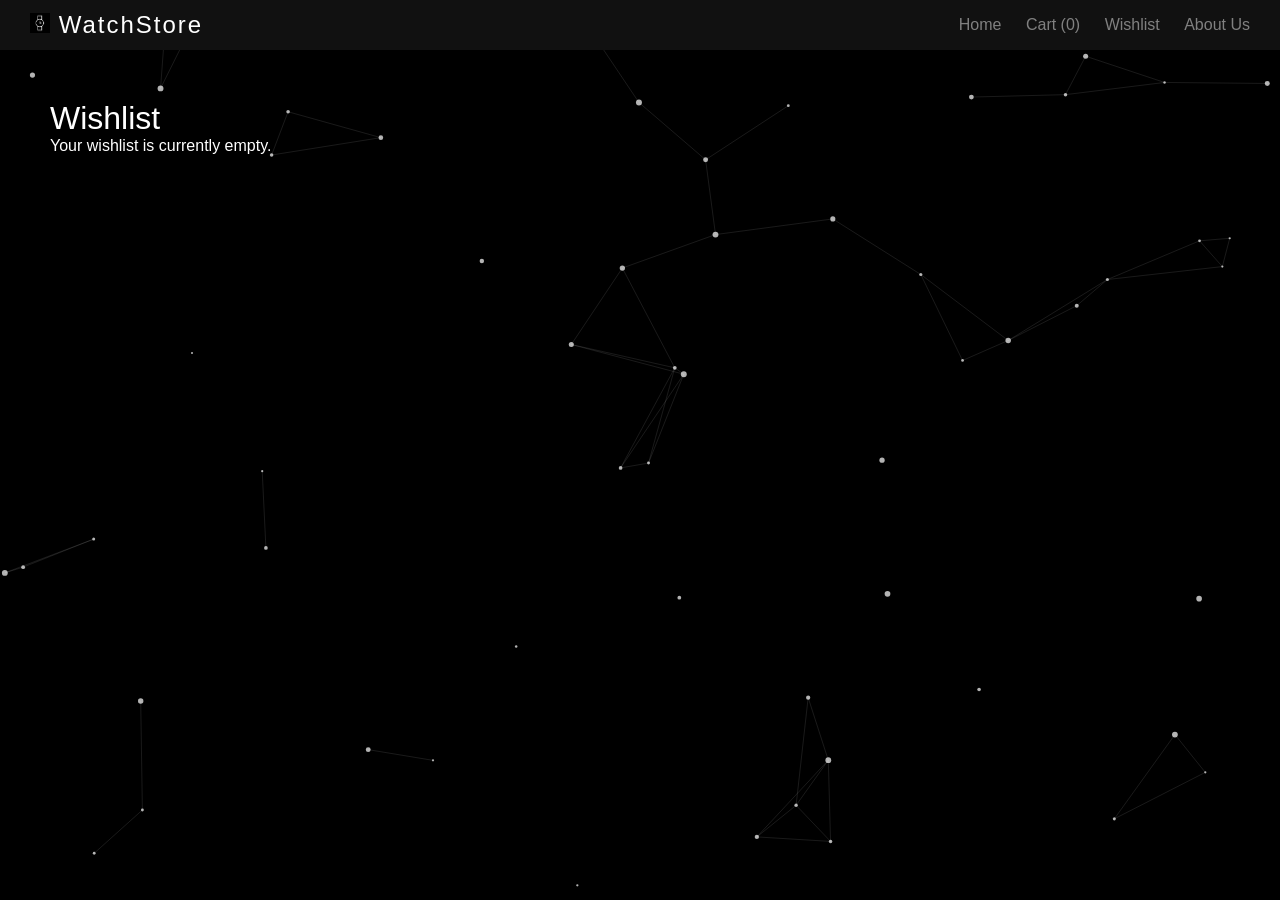
<file: wishlist.html>
<!DOCTYPE html>
<html lang="en">
<head>
    <link rel="icon" type="image/jpeg" href="assets/logo.jpg">
    <link href="https://fonts.cdnfonts.com/css/eurostile" rel="stylesheet">          
  <link href="https://fonts.cdnfonts.com/css/eurostile-extended" rel="stylesheet">
  <title>Watch Store</title>
  <link rel="stylesheet" href="style.css" />
</head>
<body>
  <canvas id="bgCanvas"></canvas>
    <header class="navbar">
    <h2><img src="assets/logo.jpg" id="logo"> WatchStore</h2>
    <nav>
      <a href="index.html">Home</a>
      <a href="cart.html">Cart (<span id="cartCount">0</span>)</a>
      <a href="wishlist.html">Wishlist</a>
      <a href="aboutus.html">About Us</a>
    </nav>
  </header>
  <div id="wishlistdesc">
    <h1>Wishlist</h1>
    <div id="wishlistItemsList"></div> 
</div><br>
<script src="script.js"></script>
</body>
</html>
</file>
<file: style.css>
#logo{
    height:50px;
    display:inline-block;
    height:20px;
}

body{
    background-color: black;
    margin:0px;
    padding: 0;
    box-sizing: border-box;
    font-family: 'Eurostile',sans-serif !important;
    font-weight: 400;
    color:white;
}
* {
  margin: 0;
  padding: 0;
  box-sizing: border-box;
  font-family:'Eurostile',sans-serif !important;
  font-weight: 400;
}

.navbar {
  background: #111;
  color: white;
  padding: 15px 30px;
  display: flex;
  justify-content: space-between;
  align-items: center;
  position:fixed;
  z-index:1000;
  width:100%;
  height:50px;
  top:0;
}
main{
  margin-top:50px;
  width:100%;
}
.navbar a:hover{
  color:white;
  transition:0.3s;
}
.navbar a {
  color: grey;
  margin-left: 20px;
  text-decoration: none;
}
.navbar h2{
  cursor:pointer;
  letter-spacing: 2px;
}
.hero {
    position: relative;
    width: 100%;
    height: auto; 
    aspect-ratio: 16 / 9; 
    max-height: 80vh;
    overflow: hidden;
}
.slide.active{
    opacity:1;
}
.slide{
    position:absolute;
    width:100%;
    height:100%;
    top:0;
    left:0;
    object-fit: contain;
    opacity:0;
    transition:opacity 1s ease-in-out;
    background-color: black;
}
.products {
    color:black;
  padding: 40px;
}


.product-card button {
  margin-top: 8px;
  padding: 8px;
  width: 100%;
  cursor: pointer;
  border-radius:10px;
}

.wishlist {
  background: rgb(101, 102, 104);
  color:rgb(255, 255, 255);
  border: none;
}

.coupon {
  padding: 40px;
  text-align: center;
  
}

.coupon input {
  padding: 10px;
  width: 200px;
  border-radius: 10px;
}

.checkout {
  text-align: center;
  padding: 40px;
}

.checkout button {
  padding: 12px 30px;
  font-size: 16px;
}

.inputbutton{
  padding:10px;
  border-radius: 10px;
}
.inputbutton:hover{
  cursor: pointer;
}

footer{
  display:inline-flex;
}
.footerlogo img{
  height:300px;
}
.footer{
  margin-top: 50px;
  align-items: right;
}

.product-container {
  display: flex;
  gap: 30px;
  overflow-x: auto;
  padding: 20px;
  scroll-behavior: smooth;
  flex-wrap: nowrap;
  -webkit-overflow-scrolling: touch; 
}

.product-card {
  flex: 0 0 auto; 
  background: white;
  width: 250px;
  padding: 15px;
  text-align: center;
  border-radius: 8px;
}
.product-card img{
  height:200px;
  width:100%;
  object-fit: contain;
}
.product-card img:hover{
  transform: scale(1.5);
  transition-duration: 1s;
}
.product-container::-webkit-scrollbar {
  height: 8px;
}
.product-container::-webkit-scrollbar-thumb {
  background: #444;
  border-radius: 10px;
}
.product-container::-webkit-scrollbar-track {
  background: #222;
}
.products-container {
  display: flex;
  padding: 20px;
  gap:30px;
  flex-wrap: wrap;
  justify-content: center;

}
.products-card{
  flex: 0 0 auto; 
  background: white;
  color:black;
  width: 250px;
  padding: 15px;
  text-align: center;
  border-radius: 8px;
}
.products-card img{
  height:200px;
  width:100%;
  object-fit: contain;
}
.products-card img:hover{
  transform: scale(1.2);
  transition-duration: 1s;
}
.products-card button {
  margin-top: 8px;
  padding: 8px;
  width: 100%;
  cursor: pointer;
  border-radius:10px;
}
.head{
  margin-left:30px;
}
#aboutus{
  color:white;
  text-decoration: none;
}
#aboutus:hover{
  cursor: pointer;
}
#aboutusdesc{
  margin-top:100px;
  margin-left:50px;
}
.product-container a{
  color:black;
  text-decoration: none;
}




/*Specific product detail*/


.product-details-container {
  display: flex;
  padding: 100px 50px;
  gap: 50px;
  max-width: 1200px;
  margin: 0 auto;
}

.details-left {
  flex: 1;
  display: flex;
  justify-content: center;
  align-items: flex-start;
}

.details-left img {
  width: 100%;
  max-width: 500px;
  border-radius: 15px;
  background: #fff; 
  padding: 20px;
}

.details-right {
  flex: 1;
  display: flex;
  flex-direction: column;
  gap: 20px;
}

.details-right h1 {
  font-size: 2.5rem;
  letter-spacing: 1px;
}

.price {
  font-size: 1.8rem;
  color: #ddd;
}

.description {
  line-height: 1.6;
  color: #bbb;
}

.action-buttons {
  display: flex;
  flex-direction: column;
  gap: 10px;
  width: 300px;
}

.wishlist-btn {
  padding: 10px;
  background: #333;
  color: white;
  border: 1px solid #555;
  cursor: pointer;
  border-radius: 5px;
}

.specs-section hr {
  border: 0;
  border-top: 1px solid #333;
  margin-bottom: 10px;
}
#wishlistdesc{
  margin-top:100px;
  margin-left:50px;
}
#cartdesc{
  margin-top:100px;
  margin-left:50px;
}
#checkhome{
  color:white;
  text-decoration: none;
}
#checkcart{
  color:white;
  text-decoration: none;
}
.nav{
  margin:30px;
  display: flex;
  gap:30px;
}
.nav a:hover{
  color:grey;
}

/*canvas styling*/
#analogClock {
  display: block;
  margin: 15px auto;
  background: #000;
  border-radius: 50%;
  border: 3px solid #555;
}

/*particle animation styling*/

#bgCanvas {
  position: fixed;
  top: 0;
  left: 0;
  width: 100%;
  height: 100%;
  z-index: -1;
  background: black;
}
</file>
